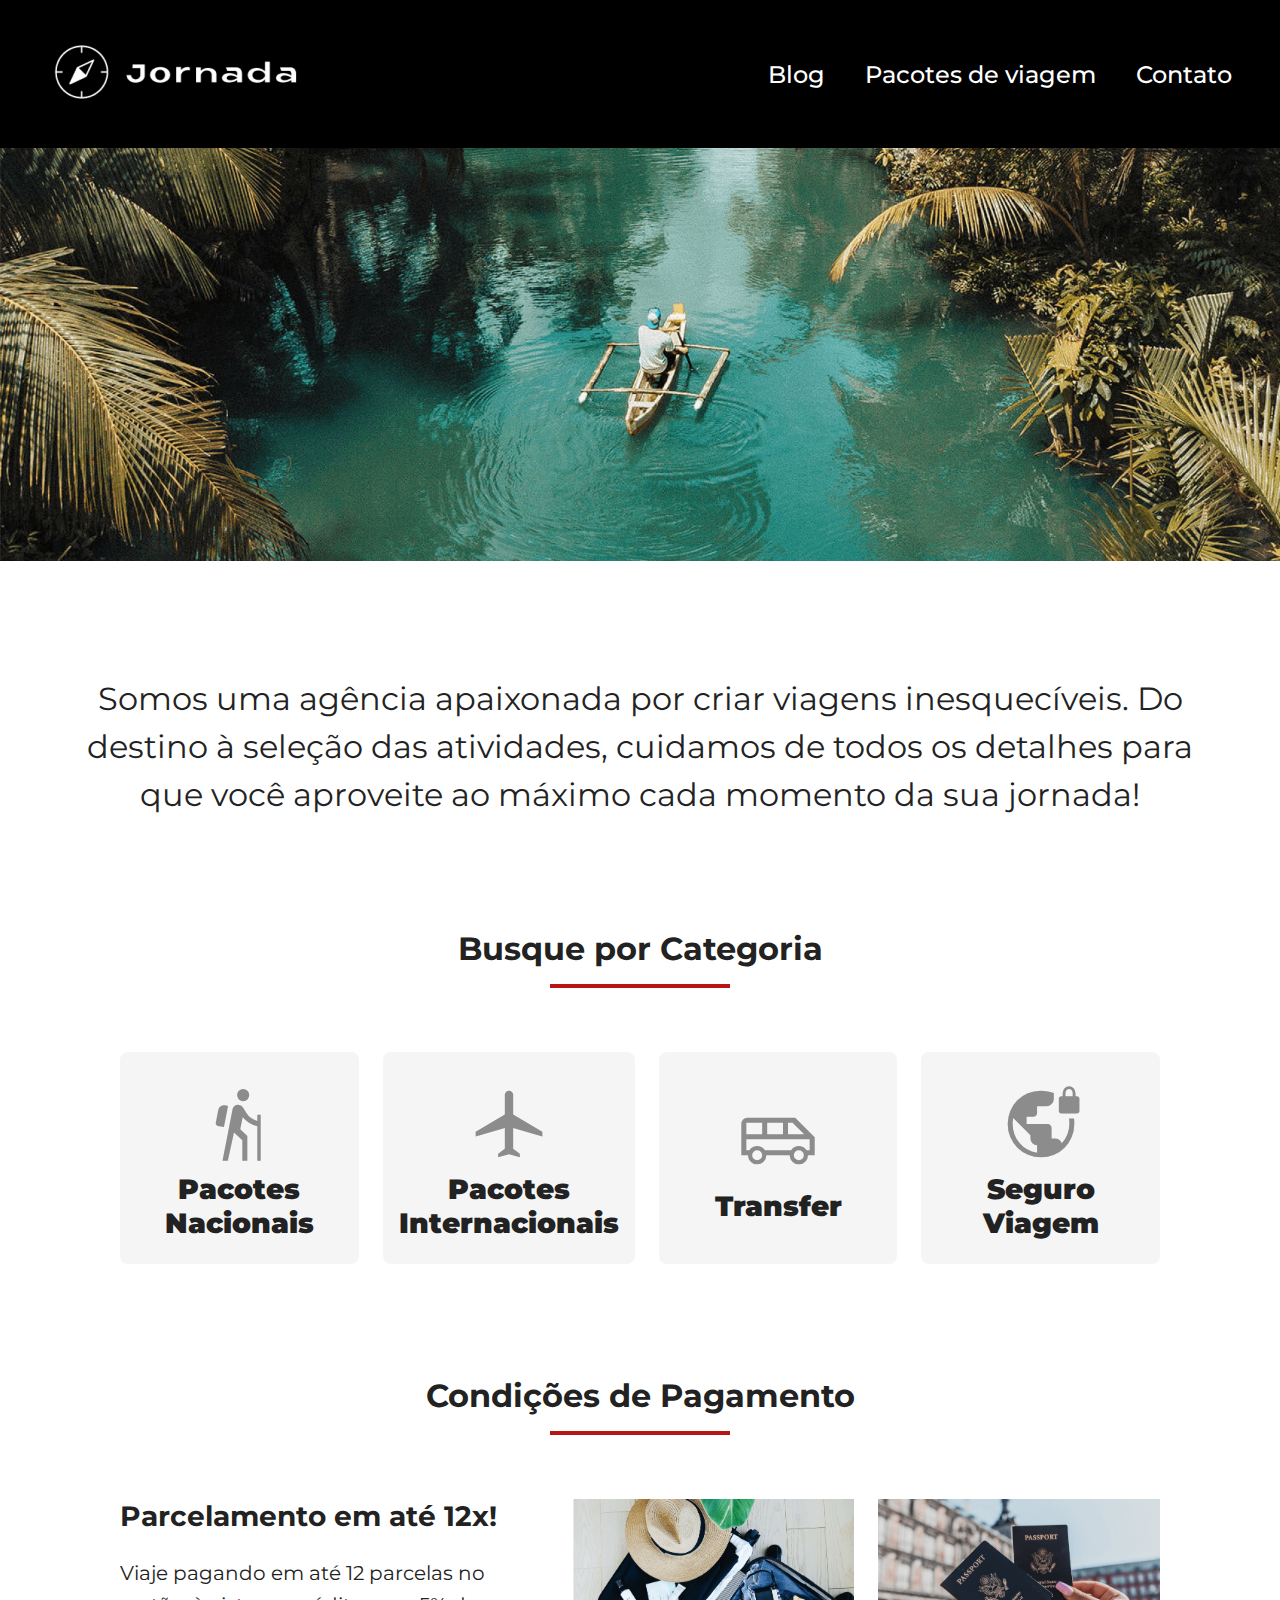
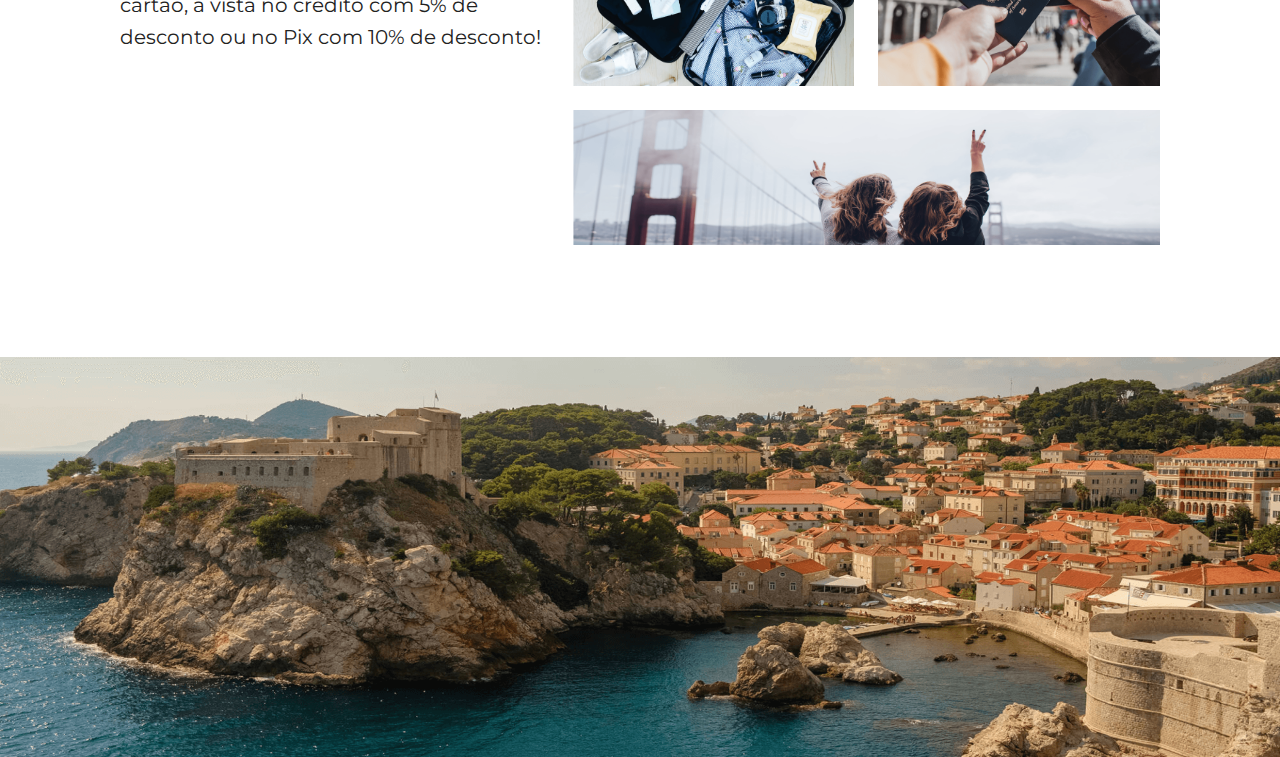
<file: 00-jornada-viagens/index.html>
<!DOCTYPE html>
<html lang="pt-br">

<head>
    <meta charset="UTF-8">
    <meta name="viewport" content="width=device-width, initial-scale=1.0">
    <title>Jornada</title>
    <link rel="stylesheet" href="./global.css">
    <link rel="stylesheet" href="./index.css">
    <link rel="stylesheet" href="./responsividade.css">
    <link rel="preconnect" href="https://fonts.googleapis.com">
    <link rel="preconnect" href="https://fonts.gstatic.com" crossorigin>
    <link
        href="https://fonts.googleapis.com/css2?family=Montserrat:ital,wght@0,100;0,200;0,300;0,400;0,500;0,600;0,700;0,800;0,900;1,100;1,200;1,300;1,400;1,500;1,600;1,700;1,800;1,900&family=Prata&family=Unbounded:wght@200;300;400;500;600;700;800;900&display=swap"
        rel="stylesheet">
    <link rel="stylesheet"
        href="https://fonts.googleapis.com/css2?family=Material+Symbols+Outlined:opsz,wght,FILL,GRAD@48,400,0,0" />
</head>

<body>
    <header class="cabecalho__container">
        <div class="cabecalho">
            <a href="" class="cabecalho__logo">
                <img class="cabecalho__logo--icone" src="./img/logo-maior.png" alt="Logo da Jornada" />
            </a>

            <nav class="cabecalho__navegacao" role="navigation" aria-label="Navegação principal">
                <ul class="cabecalho__lista-links">
                    <li class="cabecalho__item">
                        <a href="">Blog</a>
                    </li>
                    <li class="cabecalho__item">
                        <a href="">Pacotes de viagem</a>
                    </li>
                    <li class="cabecalho__item">
                        <a href="">Contato</a>
                    </li>
                </ul>
            </nav>

            <button class="botao-hamburguer">
                <img src="./img/menu.png" alt="Abrir menu">
            </button>
        </div>
    </header>

    <section class="banner">
        <figure class="banner__img-wrapper">
            <img class="banner__img" alt="Imagem das Maldivas" src="./img/maldivas@2x.png" />
            <figcaption class="banner__img-descricao">
                Somos uma agência apaixonada por criar viagens inesquecíveis. Do
                destino à seleção das atividades, cuidamos de todos os detalhes
                para que você aproveite ao máximo cada momento da sua jornada!
            </figcaption>
        </figure>
    </section>

    <main class="container">
        <div class="busca">
            <div class="busca__titulo">
                <div class="divusca__titulo--texto">Busque por Categoria</div>
                <div class="busca__titulo--sublinhado"></div>
            </div>
            <div class="busca__categorias">
                <div class="busca__categoria">
                    <div class="busca__categoria--icone">
                        <span class="material-symbols-outlined">
                            hiking
                        </span>
                    </div>
                    <b class="busca__categoria--nome">Pacotes Nacionais</b>
                </div>
                <div class="busca__categoria">
                    <div class="busca__categoria--icone">
                        <span class="material-symbols-outlined">
                            flight
                        </span>
                    </div>
                    <b class="busca__categoria--nome">Pacotes Internacionais</b>
                </div>
                <div class="busca__categoria">
                    <div class="busca__categoria--icone">
                        <span class="material-symbols-outlined">
                            airport_shuttle
                        </span>
                    </div>
                    <b class="busca__categoria--nome">Transfer</b>
                </div>
                <div class="busca__categoria">
                    <div class="busca__categoria--icone">
                        <span class="material-symbols-outlined">
                            vpn_lock
                        </span>
                    </div>
                    <b class="busca__categoria--nome">Seguro Viagem</b>
                </div>
            </div>
        </div>

        <div class="pagamento">
            <div class="pagamento__titulo">
                <div class="pagamento__titulo--texto">Condições de Pagamento</div>
                <div class="pagamento__titulo--sublinhado"></div>
            </div>

            <div class="pagamento__condicoes">
                <div class="pagamento__condicoes--descricao">
                    <div class="pagamento__condicoes--destaque">Parcelamento em até 12x!</div>
                    <div class="pagamento__condicoes--detalhes">
                        Viaje pagando em até 12 parcelas no cartão, à vista no crédito
                        com 5% de desconto ou no Pix com 10% de desconto!
                    </div>
                </div>

                <div class="pagamento__imagens">
                    <img alt="" src="./img/montagem-japo-1@2x.png" />
                    <img alt="" src="./img/montagem-japo-2@2x.png" />
                    <img alt="" src="./img/montagem-japo-3@2x.png" />
                </div>
            </div>
        </div>
    </main>

    <img class="pre-footer__image" alt="" src="./img/pre-footer-image.png" />
</body>

</html>
</file>
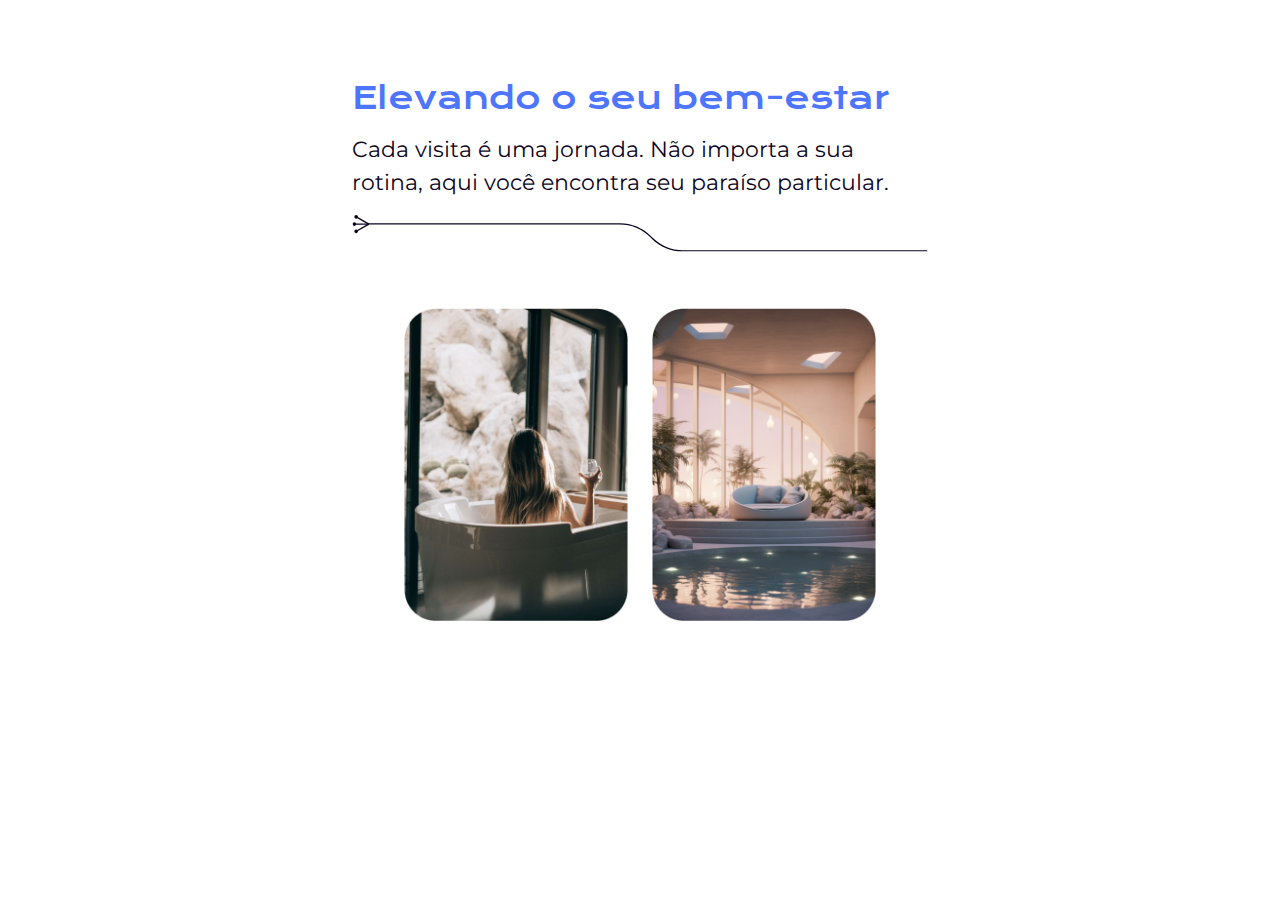
<file: 02-calmaria-spa/index.html>
<!DOCTYPE html>
<html lang="pt-br">

<head>
  <meta charset="UTF-8" />
  <meta name="viewport" content="width=device-width, initial-scale=1.0" />
  <link rel="preconnect" href="https://fonts.googleapis.com" />
  <link rel="preconnect" href="https://fonts.gstatic.com" crossorigin />
  <link rel="stylesheet"
    href="https://fonts.googleapis.com/css2?family=Material+Symbols+Outlined:opsz,wght,FILL,GRAD@24,400,0,0" />
  <link rel="stylesheet" href="./styles/style.css" />
  <link rel="shortcut icon" href="./assets/Desktop/Favicon.svg" type="image/x-icon" />
  <link
    href="https://fonts.googleapis.com/css2?family=Krona+One&family=Montserrat:wght@400;600&family=Open+Sans:wght@400;700&display=swap"
    rel="stylesheet">
  <title>Calmaria Spa</title>
</head>

<body>
  <main class="container">
    <section class="secao">
      <div class="secao__textos">
        <h2 class="secao__titulo">Elevando o seu bem-estar</h2>

        <p class="secao__p">Cada visita é uma jornada. Não importa a sua
          rotina, aqui você encontra seu paraíso particular.</p>

        <img src="./assets/separador.svg" alt="">
      </div>

      <div class="secao__imagens">
        <img src="./assets/espaco-1.png"
          alt="Busto de uma mulher de costas em uma banheira de espumas segurando uma taça e de frente a uma porta de vidro com grandes pedras atrás.">

        <img src="./assets/espaco-2.png" alt="Ambiente da Calmaria Spa com poltrona, plantas e uma piscina.">
      </div>
    </section>
  </main>
</body>

</html>
</file>
<file: 00-jornada-viagens/global.css>
:root {
    --branco: #fff;
    --preto: #000;
    --neutral-c: #f5f5f5;
    --cinza-escuro: #8c8c8c;
    --grafite: #222;
    --vermelho: #b81515;
}

* {
    margin: 0;
    padding: 0;
    box-sizing: border-box;
}

body {
    font-family: Montserrat;
}

a {
    text-decoration: none;
}

ul,
li {
    list-style: none;
}

button {
    background: transparent;
    border: 0;
}

img {
    width: 100%;
}
</file>
<file: 00-jornada-viagens/index.css>
.cabecalho__container {
    background: var(--preto);
    width: 100%;
    padding: 2.5rem 3rem;
}

.cabecalho {
    justify-content: space-between;
    display: flex;
    align-items: center;
    max-width: 75rem;
    margin: 0 auto;
}

.cabecalho__logo--icone {
    max-width: 16.25rem;
}

.cabecalho__lista-links {
    display: flex;
    gap: 2.5rem;
    flex-wrap: wrap;
}

.cabecalho__item a {
    color: var(--branco);
    font-size: 1.5rem;
    font-style: normal;
    font-weight: 500;
    line-height: normal;
}


.botao-hamburguer {
    display: none;
    cursor: pointer;
}

.banner__img-wrapper {
    margin: 0;
}

.banner__img {
    max-width: 100%;
}

.banner__img-descricao {
    max-width: 75rem;
    color: var(--grafite, #222);
    text-align: center;
    font-size: 2rem;
    font-style: normal;
    font-weight: 400;
    line-height: 150%;
    margin: 6.875rem auto;
    padding: 0 1.5rem;
}

.container {
    max-width: 90rem;
    margin: 0 auto;
    padding: 0 7.5rem;
}

.depoimentos__titulo,
.pagamento__titulo,
.busca__titulo {
    color: var(--grafite);
    font-size: 2rem;
    font-style: normal;
    font-weight: 700;
    line-height: normal;
    text-align: center;
    margin-bottom: 4rem;
}

.depoimentos__titulo--sublinhado,
.pagamento__titulo--sublinhado,
.busca__titulo--sublinhado {
    width: 11.25rem;
    height: 0.25rem;
    background: var(--vermelho);
    margin: 0 auto;
    margin-top: 1rem;
}

.busca__categorias {
    margin-bottom: 7rem;

    display: flex;
    gap: 1.5rem;
}

.busca__categoria {
    width: 17.5rem;
    color: var(--grafite, #222);
    text-align: center;
    font-size: 1.75rem;
    font-style: normal;
    font-weight: 700;
    line-height: normal;
    border-radius: 0.5rem;
    background: var(--cinza-claro, #F5F5F5);
    padding: 1.5rem 1rem;
    display: flex;
    flex-direction: column;
    justify-content: center;
}

span.material-symbols-outlined {
    color: var(--cinza-escuro, #8C8C8C);
    font-size: 5rem;
    font-style: normal;
    font-weight: 400;
    line-height: normal;
}

.pagamento {
    margin-bottom: 7rem;
}

.pagamento__condicoes {
    display: flex;
    gap: 1.5rem;
}

.pagamento__condicoes--destaque {
    color: var(--grafite, #222);
    font-size: 1.75rem;
    font-style: normal;
    font-weight: 700;
    line-height: normal;
    margin-bottom: 1.5rem;
}

.pagamento__condicoes--detalhes {
    color: var(--grafite, #222);
    font-size: 1.25rem;
    font-style: normal;
    font-weight: 400;
    line-height: 2rem;
}

.pagamento__imagens {
    display: grid;
    grid-template-areas:
        "img1 img2"
        "img3 img3";
    gap: 1.5rem;
}

.pagamento__imagens img:nth-of-type(3) {
    grid-area: img3;
}

.pre-footer__image {
    display: block;
}
</file>
<file: 00-jornada-viagens/responsividade.css>
@media (max-width: 1000px) {
  .botao-hamburguer {
    display: block;
  }

  .cabecalho__navegacao {
    display: none;
  }

  .banner__img-descricao {
    font-size: 1.25rem;
    line-height: 2rem;
  }

  .container {
    padding: 0 3.75rem;
  }

  .pagamento__condicoes {
    flex-direction: column;
  }
}

@media (max-width: 600px) {
  .container {
    padding: 0 1.5rem;
  }

  .pagamento__imagens {
    grid-template-areas: 
      "img1"
      "img2"
      "img3";
  }
}
</file>
<file: 02-calmaria-spa/styles/style.css>
* {
  padding: 0;
  margin: 0;
  box-sizing: border-box;
  font-family: "Montserrat", "Krona One", "Open Sans", sans-serif;
}

ul {
  list-style: none;
  padding: 0;
  margin: 0;
}

img {
  width: 100%;
}

.container {
  padding: 5rem 7.5rem;
}

.secao {
  display: flex;
  justify-content: center;
  column-gap: 3rem;
  flex-wrap: wrap;
  row-gap: 3.5rem;
}

.secao__textos {
  max-width: 36rem;
  
  display: flex;
  flex-direction: column;
  align-items: flex-start;
  gap: 1rem;
}

.secao__titulo {
  color: #4E75FF;
  font-family: "Krona One";
  font-size: 1.9375rem;
  font-style: normal;
  font-weight: 400;
  line-height: 120%;
}

.secao__p {
  color: #0C0421;
  font-family: Montserrat;
  font-size: 1.375rem;
  font-style: normal;
  font-weight: 400;
  line-height: 150%;
}

.secao__imagens {
  display: flex;
  gap: 1.5rem;
  flex-wrap: wrap;
  justify-content: center;
}

.secao__imagens img {
  width: 14rem;
}

@media (max-width: 1000px) {
  .container {
    padding: 5rem 3.75rem;
  }
}

@media (max-width: 600px) {
  .container {
    padding: 5rem 1rem;
  }

  .secao__titulo {
    font-size: 1.625rem;
  }

  .secao__p {
    font-size: 0.9375rem;
  }
}
</file>
